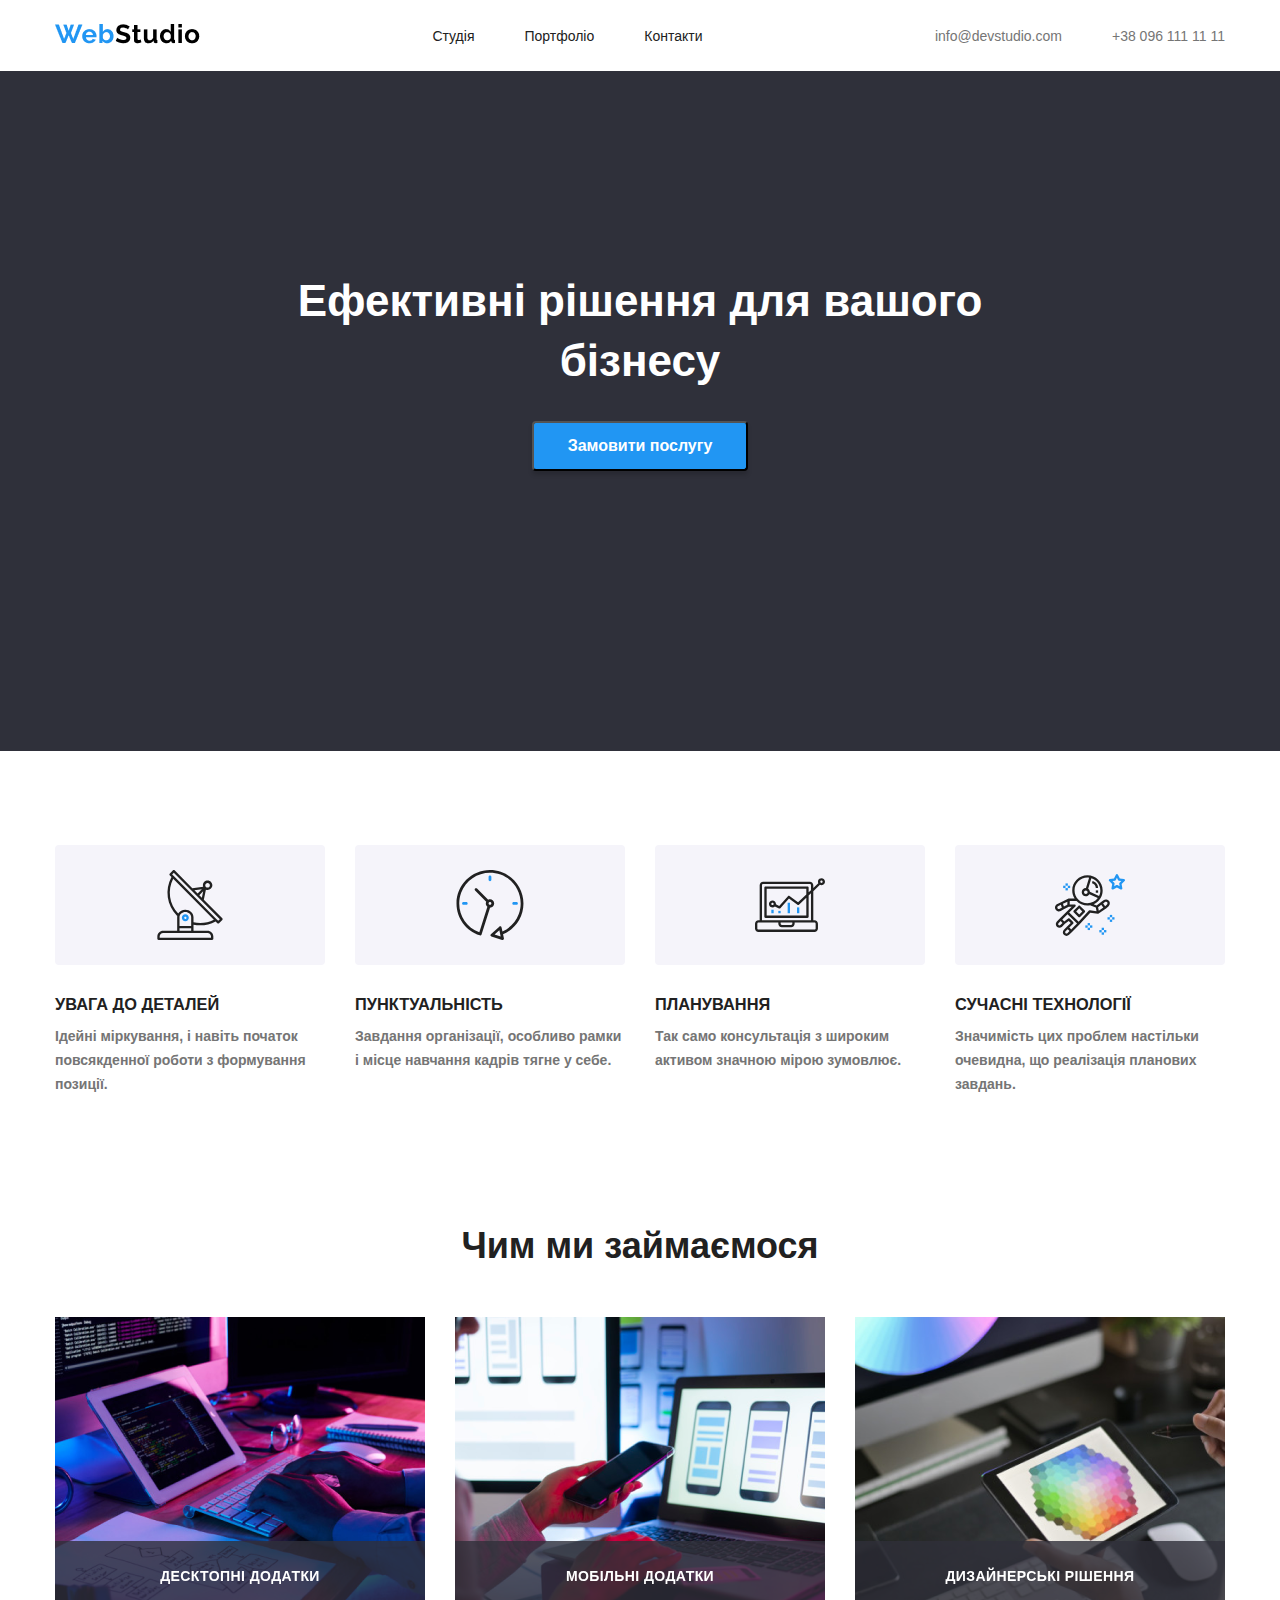
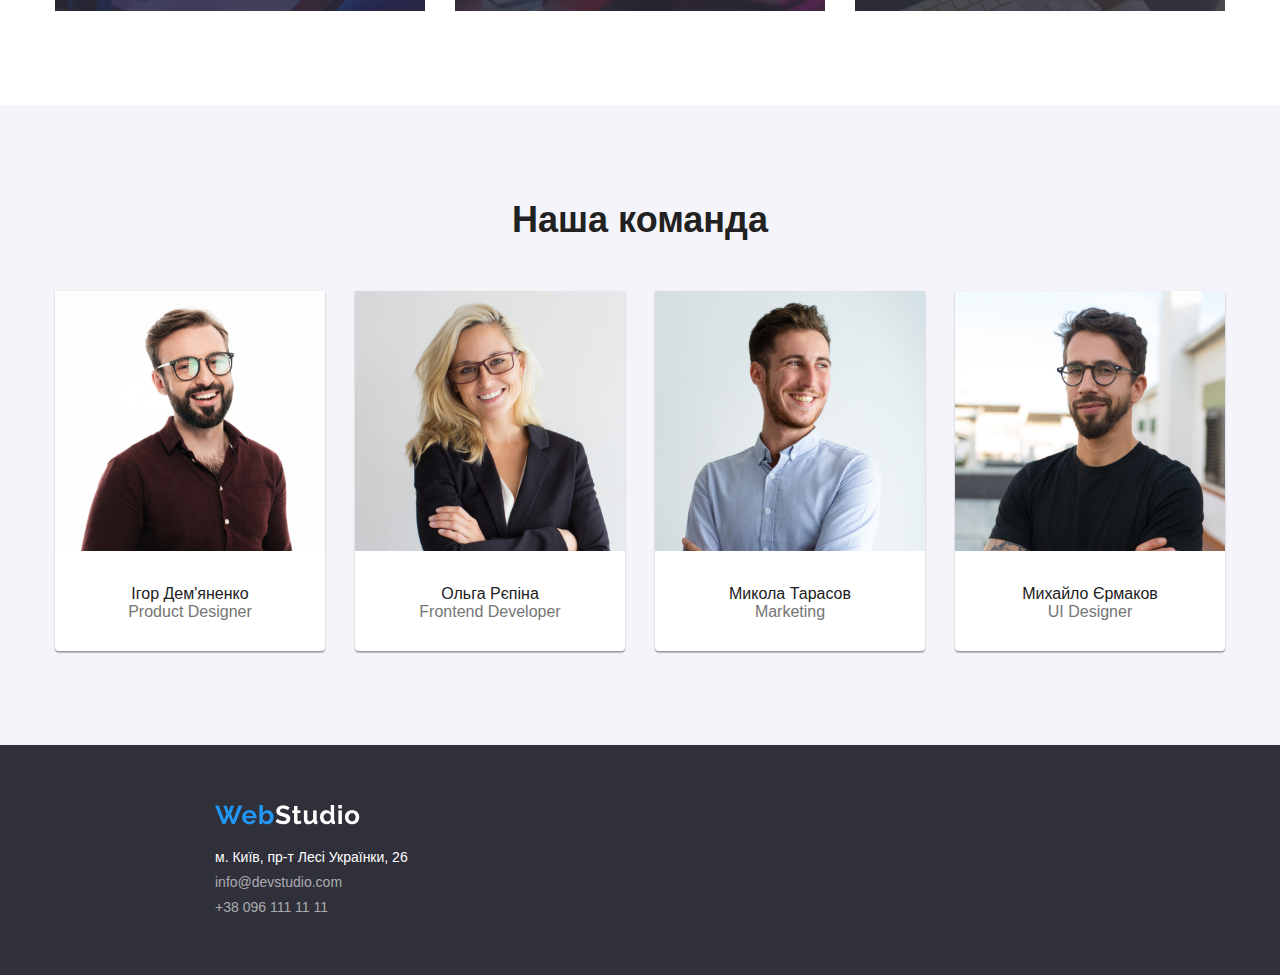
<file: index.html>
<!DOCTYPE html>
<html lang="en">
  <head>
    <meta charset="UTF-8" />
    <meta http-equiv="X-UA-Compatible" content="IE=edge" />
    <meta name="viewport" content="width=device-width, initial-scale=1.0" />
    <title>Document</title>
    <!-- <link rel="stylesheet" href="reset.css">
    <link rel="stylesheet" href="style.css"> -->
    <link rel="stylesheet" href="/src/css/main.css" />
  </head>
  <body>
    <header class="header">
      <nav class="header__nav nav">
        <div class="nav__logotup">
          <a href="#"><img src="src/img/webstudio.png" alt="WebStudio" /></a>
        </div>
        <ul class="nav__list">
          <li><a href="#">Студія</a></li>
          <li><a href="portfolio.html">Портфоліо</a></li>
          <li><a href="#">Контакти</a></li>
        </ul>
        <div class="nav__button">
          <a class="nav__info" href="#">info@devstudio.com</a>
          <a class="nav__nomber" href="#">+38 096 111 11 11</a>
        </div>
      </nav>
      <div class="header__registration registration-container">
        <div class="registration registration-container__registration">
          <h1 class="registration__title">
            Ефективні рішення для вашого бізнесу
          </h1>
          <button class="registration__btn" data-modal-open>
            <a href="#">Замовити послугу</a>
          </button>
          <div class="registration__backdrop backdrop is-hidden" data-backdrop>
            <div class="registration__modal modal" data-modal>
              <div class="modal__btn-close-container">
                <button class="modal__button-close" data-modal-close>
                  <svg
                    xmlns="http://www.w3.org/2000/svg"
                    width="18"
                    height="18"
                    viewBox="0 0 18 18"
                    fill="none"
                  >
                    <path
                      class="img-fill"
                      d="M15 5.10786L13.8921 4L9.5 8.39214L5.10786 4L4 5.10786L8.39214 9.5L4 13.8921L5.10786 15L9.5 10.6079L13.8921 15L15 13.8921L10.6079 9.5L15 5.10786Z"
                      fill="#212121"
                    />
                  </svg>
                </button>
              </div>
              <div class="modal__container">
                <h3 class="modal__title">
                  Залиште свої дані, ми вам передзвонимо
                </h3>
                <form action="#" class="form modal__form">
                  <div class="form__box">
                    <label class="form__label" for="name">Імя</label>
                    <div class="form__container">
                      <svg
                        class="form__img"
                        xmlns="http://www.w3.org/2000/svg"
                        width="18"
                        height="18"
                        viewBox="0 0 18 18"
                        fill="none"
                      >
                        <g clip-path="url(#clip0_1_5925)">
                          <path
                            class="img-fill"
                            d="M9 9C10.6575 9 12 7.6575 12 6C12 4.3425 10.6575 3 9 3C7.3425 3 6 4.3425 6 6C6 7.6575 7.3425 9 9 9ZM9 10.5C6.9975 10.5 3 11.505 3 13.5V14.25C3 14.6625 3.3375 15 3.75 15H14.25C14.6625 15 15 14.6625 15 14.25V13.5C15 11.505 11.0025 10.5 9 10.5Z"
                            fill="#212121"
                          />
                        </g>
                        <defs>
                          <clipPath id="clip0_1_5925">
                            <rect width="18" height="18" fill="white" />
                          </clipPath>
                        </defs>
                      </svg>
                      <input
                        class="form__input"
                        type="text"
                        name="user_name"
                        id="name"
                      />
                    </div>
                  </div>
                  <div class="form__box">
                    <label class="form__label" for="phone">Телефон</label>
                    <div class="form__container">
                      <svg
                        class="form__img"
                        xmlns="http://www.w3.org/2000/svg"
                        width="18"
                        height="18"
                        viewBox="0 0 18 18"
                        fill="none"
                      >
                        <g clip-path="url(#clip0_1_5931)">
                          <path
                            class="img-fill"
                            d="M13.996 11.1226L12.1579 10.9127C11.7164 10.8621 11.2822 11.0141 10.971 11.3252L9.63945 12.6568C7.59144 11.6147 5.91251 9.94301 4.87041 7.88775L6.20922 6.54894C6.5204 6.23775 6.67237 5.80355 6.62171 5.3621L6.41185 3.53842C6.325 2.8075 5.70988 2.2575 4.97173 2.2575H3.71976C2.902 2.2575 2.22175 2.93776 2.2724 3.75552C2.65595 9.93577 7.59868 14.8713 13.7717 15.2548C14.5894 15.3055 15.2697 14.6252 15.2697 13.8075V12.5555C15.2769 11.8246 14.7269 11.2095 13.996 11.1226Z"
                            fill="#212121"
                          />
                        </g>
                        <defs>
                          <clipPath id="clip0_1_5931">
                            <rect width="18" height="18" fill="white" />
                          </clipPath>
                        </defs>
                      </svg>
                      <input
                        class="form__input"
                        type="tel"
                        name="user_phone"
                        id="phone"
                      />
                    </div>
                  </div>
                  <div class="form__box">
                    <label class="form__label" for="imail">Почта</label>
                    <div class="form__container">
                      <svg
                        class="form__img"
                        xmlns="http://www.w3.org/2000/svg"
                        width="18"
                        height="18"
                        viewBox="0 0 18 18"
                        fill="none"
                      >
                        <g clip-path="url(#clip0_1_5936)">
                          <path
                            class="img-fill"
                            d="M15 3H3C2.175 3 1.5075 3.675 1.5075 4.5L1.5 13.5C1.5 14.325 2.175 15 3 15H15C15.825 15 16.5 14.325 16.5 13.5V4.5C16.5 3.675 15.825 3 15 3ZM14.7 6.1875L9.3975 9.5025C9.1575 9.6525 8.8425 9.6525 8.6025 9.5025L3.3 6.1875C3.1125 6.0675 3 5.865 3 5.6475C3 5.145 3.5475 4.845 3.975 5.1075L9 8.25L14.025 5.1075C14.4525 4.845 15 5.145 15 5.6475C15 5.865 14.8875 6.0675 14.7 6.1875Z"
                            fill="#212121"
                          />
                        </g>
                        <defs>
                          <clipPath id="clip0_1_5936">
                            <rect width="18" height="18" fill="white" />
                          </clipPath>
                        </defs>
                      </svg>
                      <input
                        class="form__input"
                        type="email"
                        name="user_imail"
                        id="imail"
                      />
                    </div>
                  </div>
                  <div class="form__box box-textarea">
                    <label class="form__label" for="comment">Коментар</label>
                    <textarea
                      class="form__textarea"
                      placeholder="Введіть текст"
                      name="user_comment"
                      id="comment"
                      cols="30"
                      rows="7"
                    ></textarea>
                  </div>
                  <label class="form__labell form__check"
                    ><input type="checkbox" name="user_check" /><span
                      class="fotm__input-check"
                      >Погоджуюся з розсилкою та приймаю </span
                    ><a class="form__link-check">Умови договору</a></label
                  >
                </form>
                <button class="form__btn" type="submit">Відправити</button>
              </div>
            </div>
          </div>
        </div>
      </div>
    </header>
    <!-- я не трогала модальне вікно, бо промучалася з ним півтора тижня и якщо щось полетить то я це не виправлю -->
    <main class="main">
      <div class="main__container main-container">
        <section class="main-container__section-1 section-1">
          <div class="section-1__container">
            <div class="section-1__card card">
              <div class="box-svg">
                <svg class="advantages-photo">
                  <use href="/icons.svg#antenna"></use>
                </svg>
              </div>
              <h3 class="card__title">УВАГА ДО ДЕТАЛЕЙ</h3>
              <p class="card__text">
                Ідейні міркування, і навіть початок повсякденної роботи з
                формування позиції.
              </p>
            </div>
            <div class="section-1__card card">
              <div class="box-svg">
                <svg class="advantages-photo">
                  <use href="/icons.svg#clock"></use>
                </svg>
              </div>
              <h3 class="card__title">ПУНКТУАЛЬНІСТЬ</h3>
              <p class="card__text">
                Завдання організації, особливо рамки і місце навчання кадрів
                тягне у себе.
              </p>
            </div>
            <div class="section-1__card card">
              <div class="box-svg">
                <svg class="advantages-photo">
                  <use class="icon-advantages" href="/icons.svg#laptop"></use>
                </svg>
              </div>
              <h3 class="card__title">ПЛАНУВАННЯ</h3>
              <p class="card__text">
                Так само консультація з широким активом значною мірою зумовлює.
              </p>
            </div>
            <div class="section-1__card card">
              <div class="box-svg">
                <svg class="advantages-photo">
                  <use href="/icons.svg#cosmos"></use>
                </svg>
              </div>
              <h3 class="card__title">СУЧАСНІ ТЕХНОЛОГІЇ</h3>
              <p class="card__text">
                Значимість цих проблем настільки очевидна, що реалізація
                планових завдань.
              </p>
            </div>
          </div>
        </section>
        <section class="main-container__section-2 section-2">
          <h2 class="section-2__title">Чим ми займаємося</h2>
          <div class="section-2__container">
            <div class="section-2__photo2 photo2">
              <img
                class="photo2__photo"
                src="/src/img/img.png"
                alt="програмування"
              />
              <h4 class="photo2__title">Десктопні додатки</h4>
            </div>
            <div class="section-2__photo2 photo2">
              <img
                class="photo2__photo"
                src="/src/img/img1.png"
                alt="маркетинг"
              />
              <h4 class="photo2__title">Мобільні додатки</h4>
            </div>
            <div class="section-2__photo2 photo2">
              <img class="photo2__photo" src="/src/img/img2.png" alt="дизайн" />
              <h4 class="photo2__title">Дизайнерські рішення</h4>
            </div>
          </div>
        </section>
      </div>
      <section class="main-container__our-company our-company">
        <div class="our-company__container">
          <h3 class="our-company__team">Наша команда</h3>
          <div class="our-company__our-team">
            <div class="people-card">
              <img
                class="people-card__img"
                src="/src/img/people1.jpg"
                alt="people"
              />
              <div class="people">
                <h5 class="people__title">Ігор Дем'яненко</h5>
                <span class="people__job">Product Designer</span>
              </div>
            </div>
            <div class="people-card">
              <img
                class="people-card__img"
                src="/src/img/people2.jpg"
                alt="people"
              />
              <div class="people">
                <h5 class="people__title">Ольга Рєпіна</h5>
                <span class="people__job">Frontend Developer</span>
              </div>
            </div>
            <div class="people-card">
              <img
                class="people-card__img"
                src="/src/img/people3.jpg"
                alt="people"
              />
              <div class="people">
                <h5 class="people__title">Микола Тарасов</h5>
                <span class="people__job">Marketing</span>
              </div>
            </div>
            <div class="people-card">
              <img
                class="people-card__img"
                src="/src/img/people4.jpg"
                alt="people"
              />
              <div class="people">
                <h5 class="people__title">Михайло Єрмаков</h5>
                <span class="people__job">UI Designer</span>
              </div>
            </div>
          </div>
        </div>
      </section>
    </main>
    <footer class="footer">
      <div class="footer__container">
        <img src="/src/img/webstudio1.png" alt="logo" class="footer__logo" />
        <ul class="footer__list">
          <li class="footer__adress">м. Київ, пр-т Лесі Українки, 26</li>
          <li class="footer__info">info@devstudio.com</li>
          <li class="footer__info">+38 096 111 11 11</li>
        </ul>
      </div>
    </footer>
    <script src="modal.js"></script>
  </body>
</html>
</file>
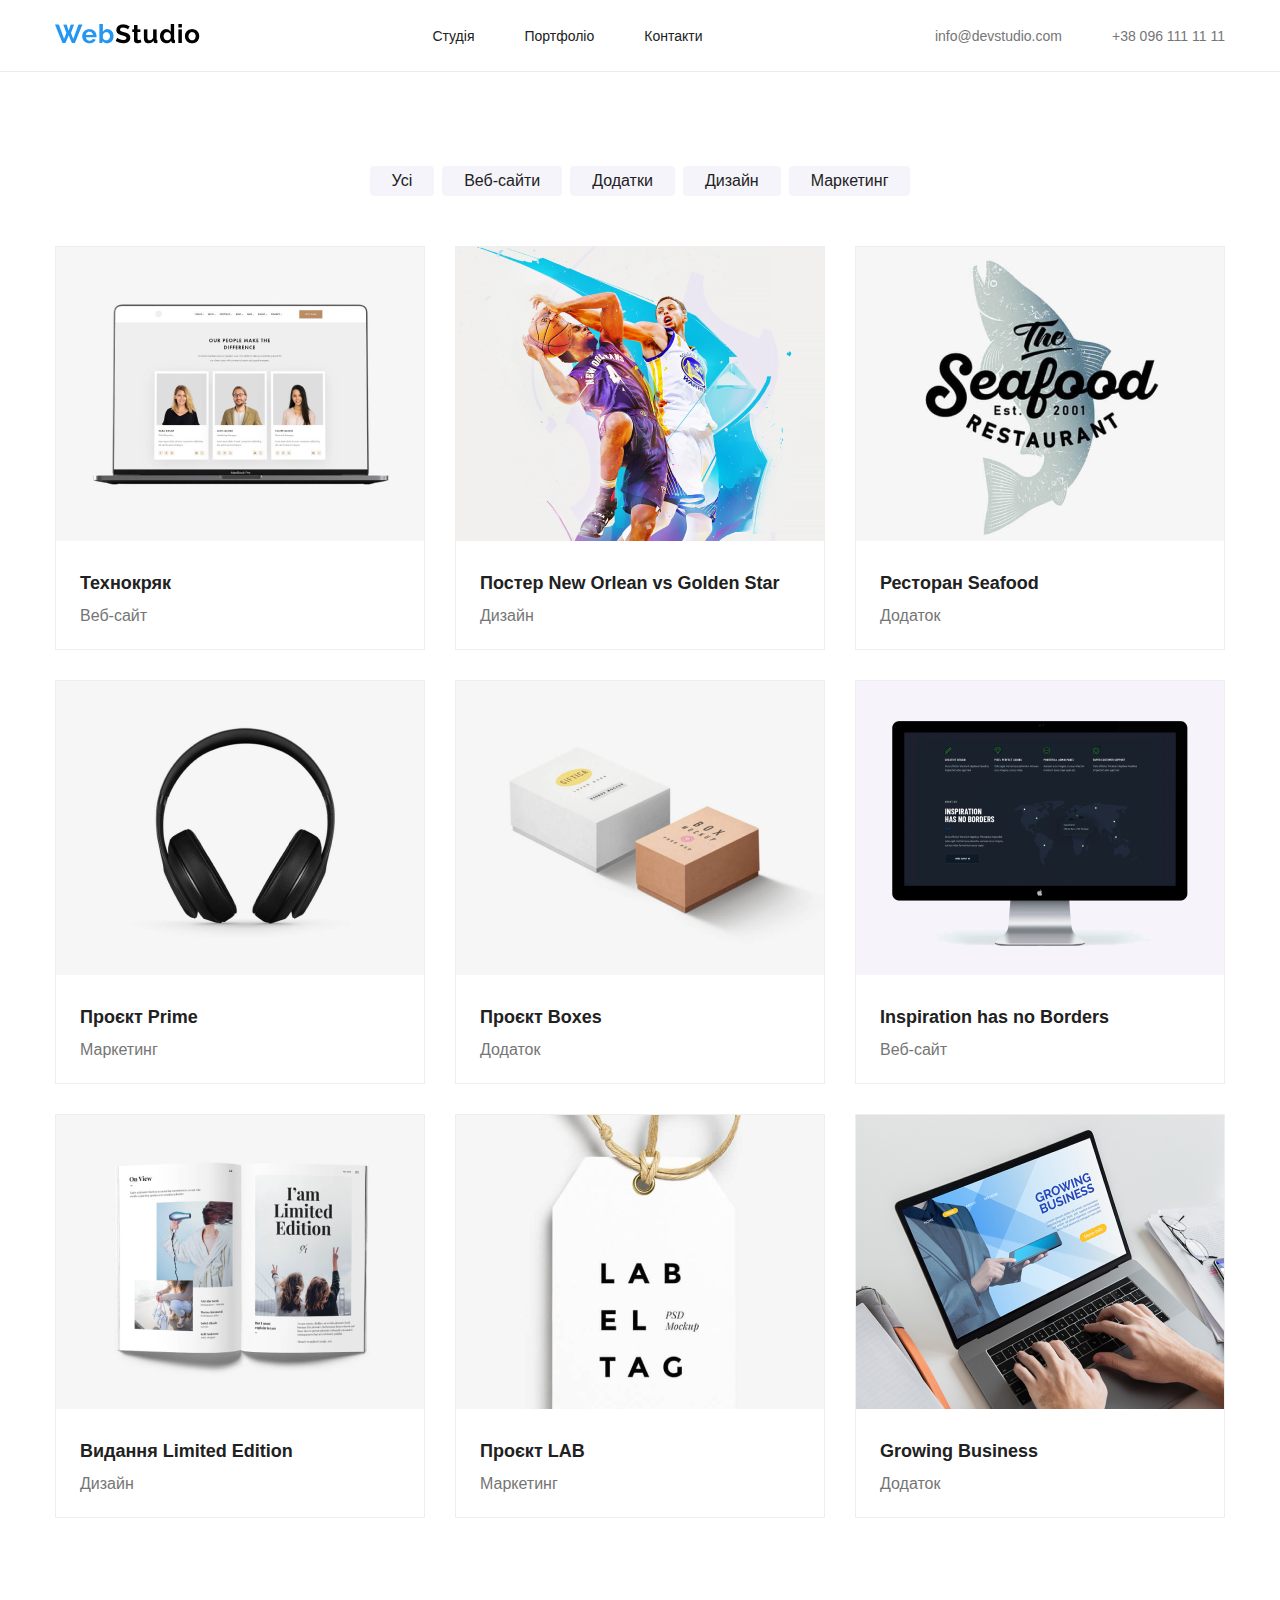
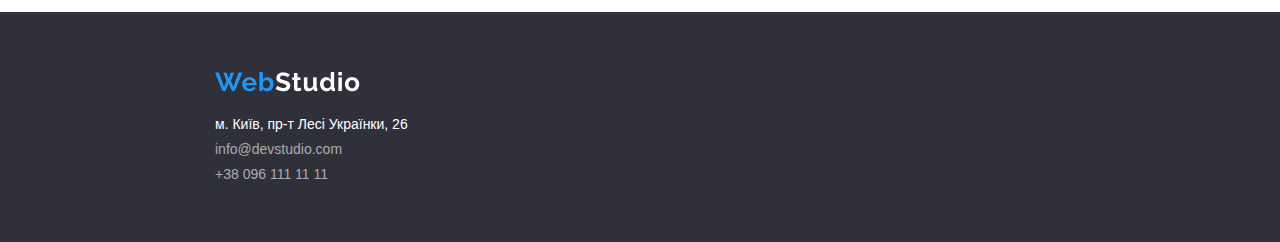
<file: portfolio.html>
<!DOCTYPE html>
<html lang="en">
  <head>
    <meta charset="UTF-8" />
    <meta name="viewport" content="width=device-width, initial-scale=1.0" />
    <title>Document</title>
    <!-- <link rel="stylesheet" href="reset.css" />
    <link rel="stylesheet" href="portfolio.css" /> -->
    <link rel="stylesheet" href="/src/css/portfolio.css" />
  </head>
  <body>
    <header class="header">
      <nav class="header__nav nav">
        <div class="nav__logotup">
          <a href="#"><img src="/src/img/webstudio.png" alt="WebStudio" /></a>
        </div>
        <ul class="nav__list">
          <li><a href="index.html">Студія</a></li>
          <li><a href="portfolio.html">Портфоліо</a></li>
          <li><a href="#">Контакти</a></li>
        </ul>
        <div class="nav__button">
          <a class="nav__info" href="#">info@devstudio.com</a>
          <a class="nav__nomber" href="#">+38 096 111 11 11</a>
        </div>
      </nav>
    </header>
    <main class="main">
      <div class="main__container">
        <div class="btn-container">
          <button class="btn-container__button">Усі</button>
          <button class="btn-container__button">Веб-сайти</button>
          <button class="btn-container__button">Додатки</button>
          <button class="btn-container__button">Дизайн</button>
          <button class="btn-container__button">Маркетинг</button>
        </div>
        <div class="main__card-container">
          <div class="portfolio-card">
            <div class="portfolio-card__visible">
              <img
                src="/src/img/portfolio-card-1.png"
                alt="portfolio"
                class="portfolio-img"
              />
              <div class="portfolio-card__titles">
                <h4 class="portfolio-card__title">Технокряк</h4>
                <span class="portfolio-card__span">Веб-сайт</span>
              </div>
            </div>
            <div class="portfolio-card__overlay">
              <p class="portfolio-card__text">
                Ресурс пропонує комплексні пропозиції з різним рівнем
                функціоналу та сервісів. Все це дозволить відвідувачу отримати
                вичерпні відомості про компанію чи приватну особу.
              </p>
            </div>
          </div>
          <div class="portfolio-card">
            <div class="portfolio-card__visible">
              <img
                src="/src/img/portfolio-card-2.png"
                alt="portfolio"
                class="portfolio-img"
              />
              <div class="portfolio-card__titles">
                <h4 class="portfolio-card__title">
                  Постер New Orlean vs Golden Star
                </h4>
                <span class="portfolio-card__span">Дизайн</span>
              </div>
            </div>
            <div class="portfolio-card__overlay">
              <p class="portfolio-card__text">
                Ресурс пропонує комплексні пропозиції з різним рівнем
                функціоналу та сервісів. Все це дозволить відвідувачу отримати
                вичерпні відомості про компанію чи приватну особу.
              </p>
            </div>
          </div>
          <div class="portfolio-card">
            <div class="portfolio-card__visible">
              <img
                src="/src/img/portfolio-card-3.png"
                alt="portfolio"
                class="portfolio-img"
              />
              <div class="portfolio-card__titles">
                <h4 class="portfolio-card__title">Ресторан Seafood</h4>
                <span class="portfolio-card__span">Додаток</span>
              </div>
            </div>
            <div class="portfolio-card__overlay">
              <p class="portfolio-card__text">
                Ресурс пропонує комплексні пропозиції з різним рівнем
                функціоналу та сервісів. Все це дозволить відвідувачу отримати
                вичерпні відомості про компанію чи приватну особу.
              </p>
            </div>
          </div>
          <div class="portfolio-card">
            <div class="portfolio-card__visible">
              <img
                src="/src/img/portfolio-card-4.png"
                alt="portfolio"
                class="portfolio-img"
              />
              <div class="portfolio-card__titles">
                <h4 class="portfolio-card__title">Проєкт Prime</h4>
                <span class="portfolio-card__span">Маркетинг</span>
              </div>
            </div>
            <div class="portfolio-card__overlay">
              <p class="portfolio-card__text">
                Ресурс пропонує комплексні пропозиції з різним рівнем
                функціоналу та сервісів. Все це дозволить відвідувачу отримати
                вичерпні відомості про компанію чи приватну особу.
              </p>
            </div>
          </div>
          <div class="portfolio-card">
            <div class="portfolio-card__visible">
              <img
                src="/src/img/portfolio-card-5.png"
                alt="portfolio"
                class="portfolio-img"
              />
              <div class="portfolio-card__titles">
                <h4 class="portfolio-card__title">Проєкт Boxes</h4>
                <span class="portfolio-card__span">Додаток</span>
              </div>
            </div>
            <div class="portfolio-card__overlay">
              <p class="portfolio-card__text">
                Ресурс пропонує комплексні пропозиції з різним рівнем
                функціоналу та сервісів. Все це дозволить відвідувачу отримати
                вичерпні відомості про компанію чи приватну особу.
              </p>
            </div>
          </div>
          <div class="portfolio-card">
            <div class="portfolio-card__visible">
              <img
                src="/src/img/portfolio-card-6.png"
                alt="portfolio"
                class="portfolio-img"
              />
              <div class="portfolio-card__titles">
                <h4 class="portfolio-card__title">
                  Inspiration has no Borders
                </h4>
                <span class="portfolio-card__span">Веб-сайт</span>
              </div>
            </div>
            <div class="portfolio-card__overlay">
              <p class="portfolio-card__text">
                Ресурс пропонує комплексні пропозиції з різним рівнем
                функціоналу та сервісів. Все це дозволить відвідувачу отримати
                вичерпні відомості про компанію чи приватну особу.
              </p>
            </div>
          </div>
          <div class="portfolio-card">
            <div class="portfolio-card__visible">
              <img
                src="/src/img/portfolio-card-7.png"
                alt="portfolio"
                class="portfolio-img"
              />
              <div class="portfolio-card__titles">
                <h4 class="portfolio-card__title">Видання Limited Edition</h4>
                <span class="portfolio-card__span">Дизайн</span>
              </div>
            </div>
            <div class="portfolio-card__overlay">
              <p class="portfolio-card__text">
                Ресурс пропонує комплексні пропозиції з різним рівнем
                функціоналу та сервісів. Все це дозволить відвідувачу отримати
                вичерпні відомості про компанію чи приватну особу.
              </p>
            </div>
          </div>
          <div class="portfolio-card">
            <div class="portfolio-card__visible">
              <img
                src="/src/img/portfolio-card-8.png"
                alt="portfolio"
                class="portfolio-img"
              />
              <div class="portfolio-card__titles">
                <h4 class="portfolio-card__title">Проєкт LAB</h4>
                <span class="portfolio-card__span">Маркетинг</span>
              </div>
            </div>
            <div class="portfolio-card__overlay">
              <p class="portfolio-card__text">
                Ресурс пропонує комплексні пропозиції з різним рівнем
                функціоналу та сервісів. Все це дозволить відвідувачу отримати
                вичерпні відомості про компанію чи приватну особу.
              </p>
            </div>
          </div>
          <div class="portfolio-card">
            <div class="portfolio-card__visible">
              <img
                src="/src/img/portfolio-card-9.png"
                alt="portfolio"
                class="portfolio-img"
              />
              <div class="portfolio-card__titles">
                <h4 class="portfolio-card__title">Growing Business</h4>
                <span class="portfolio-card__span">Додаток</span>
              </div>
            </div>
            <div class="portfolio-card__overlay">
              <p class="portfolio-card__text">
                Ресурс пропонує комплексні пропозиції з різним рівнем
                функціоналу та сервісів. Все це дозволить відвідувачу отримати
                вичерпні відомості про компанію чи приватну особу.
              </p>
            </div>
          </div>
        </div>
      </div>
    </main>
    <footer class="footer">
      <div class="footer__container">
        <img src="/src/img/webstudio1.png" alt="logo" class="footer__logo" />
        <ul class="footer__list">
          <li class="footer__adress">м. Київ, пр-т Лесі Українки, 26</li>
          <li class="footer__info">info@devstudio.com</li>
          <li class="footer__info">+38 096 111 11 11</li>
        </ul>
      </div>
    </footer>
  </body>
</html>
</file>
<file: src/css/main.css>
@charset "UTF-8";
* {
  margin: 0;
  padding: 0;
  box-sizing: border-box;
}

ul {
  list-style: none;
}

a {
  color: inherit;
  text-decoration: none;
}

textarea,
input {
  outline: #2196F3;
}

body {
  font-family: "Roboto", sans-serif;
  font-weight: 700;
}

.wrapper {
  margin: 0 auto;
}

.header__nav {
  margin: 0 auto;
}

.nav {
  max-width: 1170px;
  padding: 24px 0;
  display: flex;
  justify-content: space-between;
  align-items: center;
  font-weight: 500;
  font-size: 14px;
}
.nav__list {
  display: flex;
  gap: 50px;
  color: #212121;
}
.nav__button {
  display: flex;
  align-items: center;
  gap: 50px;
  color: #757575;
}

.nav__list li:hover {
  color: #2196f3;
  transition: 250ms cubic-bezier(0.4, 0, 0.2, 1);
}

.nav__info:hover {
  color: #2196f3;
  transition: 250ms cubic-bezier(0.4, 0, 0.2, 1);
}

.nav__nomber:hover {
  color: #2196f3;
  transition: 250ms cubic-bezier(0.4, 0, 0.2, 1);
}

/* большая чорная штука */
.registration-container {
  padding: 200px 452px 280px 452px;
  background: #2f303a;
}

.registration {
  max-width: 696px;
  display: flex;
  flex-direction: column;
  align-items: center;
}
.registration__title {
  width: 696px;
  color: #FFF;
  text-align: center;
  font-size: 44px;
  font-weight: 900;
  line-height: 60px;
}
.registration__btn {
  width: 216px;
  height: 50px;
  border-radius: 4px;
  background: #2196f3;
  box-shadow: 0px 4px 4px 0px rgba(0, 0, 0, 0.15);
  color: #FFF;
  text-align: center;
  font-size: 16px;
  font-weight: 700;
  line-height: 30px;
  margin-top: 30px;
}
.registration__backdrop {
  position: fixed;
  top: 0;
  left: 0;
  right: 0;
  bottom: 0;
  background-color: rgba(0, 0, 0, 0.167);
  opacity: 1;
  transition: opacity 0.5s linear;
}

.backdrop.is-hidden {
  opacity: 0;
  pointer-events: none;
}

.no-scroll {
  overflow: hidden;
}

.modal {
  position: absolute;
  border-radius: 4px;
  background-color: #fff;
  box-shadow: 0px 2px 1px 0px rgba(0, 0, 0, 0.2), 0px 1px 1px 0px rgba(0, 0, 0, 0.14), 0px 1px 3px 0px rgba(0, 0, 0, 0.12);
  top: 50%;
  left: 50%;
  max-width: 528px;
  max-height: 581px;
  transform: translate(-50%, -50%) scale(0);
  transition: transform 250ms cubic-bezier(0.4, 0, 0.2, 1);
}
.modal__form {
  margin-bottom: 18px;
}
.modal__container {
  display: flex;
  gap: 10px;
  flex-direction: column;
  align-items: center;
  padding: 0 40px 40px 40px;
}
.modal__title {
  color: #212121;
  text-align: center;
  font-size: 20px;
  letter-spacing: 0.6px;
  font-weight: 700;
  margin-bottom: 2px;
}
.modal__button-close {
  width: 30px;
  height: 30px;
  border-radius: 50%;
  background-color: #fff;
  border: rgba(0, 0, 0, 0.1) 1px solid;
}
.modal__btn-close-container {
  margin: 8px 8px 0 0;
  display: flex;
  justify-content: flex-end;
}

.modal.effect {
  transform: translate(-50%, -50%) scale(1);
}

.form {
  display: flex;
  flex-direction: column;
  gap: 10px;
}
.form__label {
  font-size: 12px;
  color: #757575;
  font-weight: 400;
}
.form__box {
  display: flex;
  flex-direction: column;
  gap: 4px;
}
.form__container {
  width: 448px;
  height: 40px;
  border-radius: 4px;
  border: 1px solid rgba(33, 33, 33, 0.2);
  padding: 12px 16px;
  display: flex;
  align-items: center;
  gap: 5px;
}
.form__textarea {
  border-radius: 4px;
  border: 1px solid rgba(33, 33, 33, 0.2);
  padding: 12px 16px;
}
.form__img {
  width: 18px;
  height: 18px;
}
.form__input {
  border: none;
  width: 100%;
}
.form__btn {
  border-radius: 4px;
  background-color: #2196f3;
  border: none;
  box-shadow: 0px 4px 4px 0px rgba(0, 0, 0, 0.15);
  color: #FFF;
  line-height: 30px;
  text-align: center;
  font-size: 16px;
  font-weight: 700;
  padding: 10px 52px;
  letter-spacing: 0.96px;
  width: 200px;
}
.form__check {
  font-weight: 400;
}
.form__input-check {
  margin-left: 7px;
  font-weight: 400;
}
.form__link-check {
  color: #2196f3;
  text-decoration: underline;
}

.form__container:hover .img-fill {
  fill: #2196f3;
  transition: 250ms cubic-bezier(0.4, 0, 0.2, 1);
}

.box-textarea {
  margin-bottom: 10px;
}

.form-container:hover {
  border: #2196f3 solid 1px;
  transition: 250ms cubic-bezier(0.4, 0, 0.2, 1);
}

.form-textarea:hover {
  border: #2196f3 solid 1px;
  transition: 250ms cubic-bezier(0.4, 0, 0.2, 1);
}

.button-close:hover .img-fill {
  fill: #2196f3;
  transition: 250ms cubic-bezier(0.4, 0, 0.2, 1);
}

.main-container {
  background-color: #FFF;
  max-width: 1600px;
  display: flex;
  flex-direction: column;
  align-items: center;
}

.card {
  width: 270px;
  height: 98px;
  font-size: 14px;
}
.card__title {
  font-weight: 700;
  color: #212121;
  margin-bottom: 10px;
}
.card__text {
  color: #757575;
  line-height: 24px;
}

.section-1 {
  max-width: 1600px;
}
.section-1__container {
  display: flex;
  flex-direction: row;
  gap: 30px;
  padding: 94px 0;
  margin-bottom: 94px;
}

.box-svg {
  border-radius: 4px;
  background: #f5f4fa;
  width: 270px;
  height: 120px;
  padding: 25px 100px;
  margin-bottom: 30px;
}

.advantages-photo {
  display: flex;
  justify-content: center;
  align-items: center;
  fill: #212121;
}

.advantages-photo:hover {
  fill: #2196f3;
  transition: 250ms cubic-bezier(0.4, 0, 0.2, 1);
}

.section-2 {
  display: flex;
  flex-direction: column;
  height: 386px;
}
.section-2__title {
  margin-bottom: 50px;
  text-align: center;
  color: #212121;
  font-size: 36px;
  font-weight: 700;
}
.section-2__container {
  display: flex;
  flex-direction: row;
  gap: 30px;
}

.main-container__section-2 {
  margin-bottom: 94px;
  margin-top: 94px;
}

.photo2 {
  position: relative;
}
.photo2__title {
  position: absolute;
  bottom: 4px;
  left: 0;
  right: 0;
  padding: 27px 0;
  display: flex;
  align-items: center;
  justify-content: center;
  background: rgba(47, 48, 58, 0.8);
  color: #FFF;
  text-align: center;
  font-size: 14px;
  font-weight: 700;
  line-height: normal;
  letter-spacing: 0.42px;
  text-transform: uppercase;
  z-index: 1;
}

/* our-company */
.our-company {
  background: #f5f4fa;
  padding: 94px 0;
}
.our-company__container {
  display: flex;
  flex-direction: column;
  align-items: center;
  gap: 50px;
}
.our-company__team {
  color: #212121;
  font-size: 36px;
  font-weight: 700;
  text-align: center;
}
.our-company__our-team {
  display: flex;
  gap: 30px;
}

.people-card {
  border-radius: 0px 0px 4px 4px;
  background: #FFF;
  box-shadow: 0px 2px 1px 0px rgba(0, 0, 0, 0.2), 0px 1px 1px 0px rgba(0, 0, 0, 0.14), 0px 1px 3px 0px rgba(0, 0, 0, 0.12);
}
.people-card__img {
  width: 270px;
  height: 260px;
}

.people {
  display: flex;
  padding: 30px 0;
  flex-direction: column;
  align-items: center;
}
.people__title {
  color: #212121;
  font-size: 16px;
  font-weight: 500;
}
.people__job {
  color: #757575;
  font-size: 16px;
  font-weight: 400;
}

.footer {
  background: #2f303a;
  padding: 60px 0;
  padding-left: 215px;
}
.footer__container {
  max-width: 231px;
}
.footer__logo {
  margin-bottom: 20px;
}
.footer__adress {
  color: #FFF;
  font-size: 14px;
  font-weight: 400;
}
.footer__info {
  color: rgba(255, 255, 255, 0.6);
  font-size: 14px;
  font-weight: 400;
}
.footer__list {
  display: flex;
  flex-direction: column;
  gap: 9px;
}
</file>
<file: src/css/portfolio.css>
@charset "UTF-8";
* {
  margin: 0;
  padding: 0;
  box-sizing: border-box;
}

ul {
  list-style: none;
}

a {
  color: inherit;
  text-decoration: none;
}

textarea,
input {
  outline: #2196F3;
}

body {
  font-family: "Roboto", sans-serif;
  font-weight: 700;
}

.wrapper {
  margin: 0 auto;
}

.header__nav {
  margin: 0 auto;
}

.nav {
  max-width: 1170px;
  padding: 24px 0;
  display: flex;
  justify-content: space-between;
  align-items: center;
  font-weight: 500;
  font-size: 14px;
}
.nav__list {
  display: flex;
  gap: 50px;
  color: #212121;
}
.nav__button {
  display: flex;
  align-items: center;
  gap: 50px;
  color: #757575;
}

.nav__list li:hover {
  color: #1a75e8;
  transition: 250ms cubic-bezier(0.4, 0, 0.2, 1);
}

.nav__info:hover {
  color: #2196f3;
  transition: 250ms cubic-bezier(0.4, 0, 0.2, 1);
}

.nav__nomber:hover {
  color: #2196f3;
  transition: 250ms cubic-bezier(0.4, 0, 0.2, 1);
}

/* большая чорная штука */
.registration-container {
  padding: 200px 452px 280px 452px;
  background: #2f303a;
}

.registration {
  max-width: 696px;
  display: flex;
  flex-direction: column;
  align-items: center;
}
.registration__title {
  width: 696px;
  color: #fff;
  text-align: center;
  font-size: 44px;
  font-weight: 900;
  line-height: 60px;
}
.registration__btn {
  width: 216px;
  height: 50px;
  border-radius: 4px;
  background: #2196f3;
  box-shadow: 0px 4px 4px 0px rgba(0, 0, 0, 0.15);
  color: #fff;
  text-align: center;
  font-size: 16px;
  font-weight: 700;
  line-height: 30px;
  margin-top: 30px;
}

.backdrop {
  position: fixed;
  top: 0;
  left: 0;
  right: 0;
  bottom: 0;
  background-color: rgba(0, 0, 0, 0.167);
  opacity: 1;
  transition: opacity 0.5s linear;
}

.backdrop.is-hidden {
  opacity: 0;
  pointer-events: none;
}

.no-scroll {
  overflow: hidden;
}

.form {
  display: flex;
  flex-direction: column;
  gap: 10px;
  margin-bottom: 18px;
}

.modal {
  position: absolute;
  border-radius: 4px;
  background-color: #fff;
  box-shadow: 0px 2px 1px 0px rgba(0, 0, 0, 0.2), 0px 1px 1px 0px rgba(0, 0, 0, 0.14), 0px 1px 3px 0px rgba(0, 0, 0, 0.12);
  top: 50%;
  left: 50%;
  max-width: 528px;
  max-height: 581px;
  transform: translate(-50%, -50%) scale(0);
  transition: transform 250ms cubic-bezier(0.4, 0, 0.2, 1);
}

.modal.effect {
  transform: translate(-50%, -50%) scale(1);
}

.modal-container {
  display: flex;
  gap: 10px;
  flex-direction: column;
  align-items: center;
  padding: 0 40px 40px 40px;
}

.modal-title {
  color: #212121;
  text-align: center;
  font-size: 20px;
  letter-spacing: 0.6px;
  font-weight: 700;
  margin-bottom: 2px;
}

.button-close {
  width: 30px;
  height: 30px;
  border-radius: 50%;
  background-color: #fff;
  border: rgba(0, 0, 0, 0.1) 1px solid;
}

.form-label {
  font-size: 12px;
  color: #757575;
  font-weight: 400;
}

.form-box {
  display: flex;
  flex-direction: column;
  gap: 4px;
}

.form-container {
  width: 448px;
  height: 40px;
  border-radius: 4px;
  border: 1px solid rgba(33, 33, 33, 0.2);
  padding: 12px 16px;
  display: flex;
  align-items: center;
  gap: 5px;
}

.form-textarea {
  border-radius: 4px;
  border: 1px solid rgba(33, 33, 33, 0.2);
  padding: 12px 16px;
}

.img-form {
  width: 18px;
  height: 18px;
}

.form-container:hover .img-fill {
  fill: #2196f3;
  transition: 250ms cubic-bezier(0.4, 0, 0.2, 1);
}

.form-input {
  border: none;
  width: 100%;
}

.box-textarea {
  margin-bottom: 10px;
}

.btn-form {
  border-radius: 4px;
  background-color: #2196f3;
  border: none;
  box-shadow: 0px 4px 4px 0px rgba(0, 0, 0, 0.15);
  color: #fff;
  line-height: 30px;
  text-align: center;
  font-size: 16px;
  font-weight: 700;
  padding: 10px 52px;
  letter-spacing: 0.96px;
  width: 200px;
}

.btn-close-container {
  /* width: 100%; */
  margin: 8px 8px 0 0;
  display: flex;
  justify-content: flex-end;
}

.link-check {
  color: #2196f3;
  text-decoration: underline;
}

.form-check {
  font-weight: 400;
}

.input-check {
  margin-left: 7px;
  font-weight: 400;
}

.form-container:hover {
  border: #1a75e8 solid 1px;
  transition: 250ms cubic-bezier(0.4, 0, 0.2, 1);
}

.form-textarea:hover {
  border: #1a75e8 solid 1px;
  transition: 250ms cubic-bezier(0.4, 0, 0.2, 1);
}

.button-close:hover .img-fill {
  fill: #2196f3;
  transition: 250ms cubic-bezier(0.4, 0, 0.2, 1);
}

.footer {
  background: #2f303a;
  padding: 60px 0;
  padding-left: 215px;
}
.footer__container {
  max-width: 231px;
}
.footer__logo {
  margin-bottom: 20px;
}
.footer__adress {
  color: #fff;
  font-size: 14px;
  font-weight: 400;
}
.footer__info {
  color: rgba(255, 255, 255, 0.6);
  font-size: 14px;
  font-weight: 400;
}
.footer__list {
  display: flex;
  flex-direction: column;
  gap: 9px;
}

body {
  font-family: "Roboto", sans-serif;
  font-weight: 700;
}

.header {
  border-bottom: solid #ECECEC 1px;
}

/* Main */
.main__container {
  margin: 94px auto;
  max-width: 1600px;
  display: flex;
  flex-direction: column;
  align-items: center;
  justify-content: center;
  gap: 50px;
}
.main__card-container {
  display: flex;
  flex-wrap: wrap;
  gap: 30px;
  justify-content: center;
}

.btn-container {
  min-width: 578px;
  display: flex;
  justify-content: center;
  gap: 8px;
}
.btn-container__button {
  padding: 6px 22px;
  background-color: #F5F4FA;
  border-radius: 4px;
  color: #212121;
  text-align: center;
  font-size: 16px;
  font-weight: 500;
  border: none;
}
.btn-container__button:hover {
  border-radius: 4px;
  background-color: #2196F3;
  box-shadow: 0px 2px 2px 0px rgba(0, 0, 0, 0.12), 0px 1px 2px 0px rgba(0, 0, 0, 0.08), 0px 3px 1px 0px rgba(0, 0, 0, 0.1);
  color: #FFF;
  text-align: center;
  font-size: 16px;
  font-weight: 500;
  transition: 250ms cubic-bezier(0.4, 0, 0.2, 1);
}

.portfolio-card {
  position: relative;
  display: flex;
  flex-direction: column;
  max-width: 370px;
  max-height: 404px;
  overflow: hidden;
  border: 1px solid #EEE;
}
.portfolio-card__titles {
  background-color: #FFF;
  padding: 20px 24px;
}
.portfolio-card__title {
  color: #212121;
  font-size: 18px;
  font-weight: 700;
  line-height: 36px;
  width: 322px;
}
.portfolio-card__span {
  color: #757575;
  font-size: 16px;
  font-weight: 400;
  line-height: 30px;
}
.portfolio-card__overlay {
  position: absolute;
  width: 100%;
  height: 100%;
  left: 0;
  top: 0;
  transform: translateY(-100%);
  transition: linear 500ms;
}
.portfolio-card__text {
  color: #FFF;
  font-size: 18px;
  font-weight: 400;
  line-height: 28px;
  padding: 63px 24px;
  background-color: rgba(33, 150, 243, 0.9);
}

.portfolio-card:hover {
  box-shadow: 1px 4px 6px 0px rgba(0, 0, 0, 0.16), 0px 4px 4px 0px rgba(0, 0, 0, 0.06), 0px 1px 1px 0px rgba(0, 0, 0, 0.12);
  transition: 250ms cubic-bezier(0.4, 0, 0.2, 1);
}

.portfolio-card:hover .portfolio-card__overlay {
  transform: translateY(0);
  transition: 250ms cubic-bezier(0.4, 0, 0.2, 1);
}
</file>
